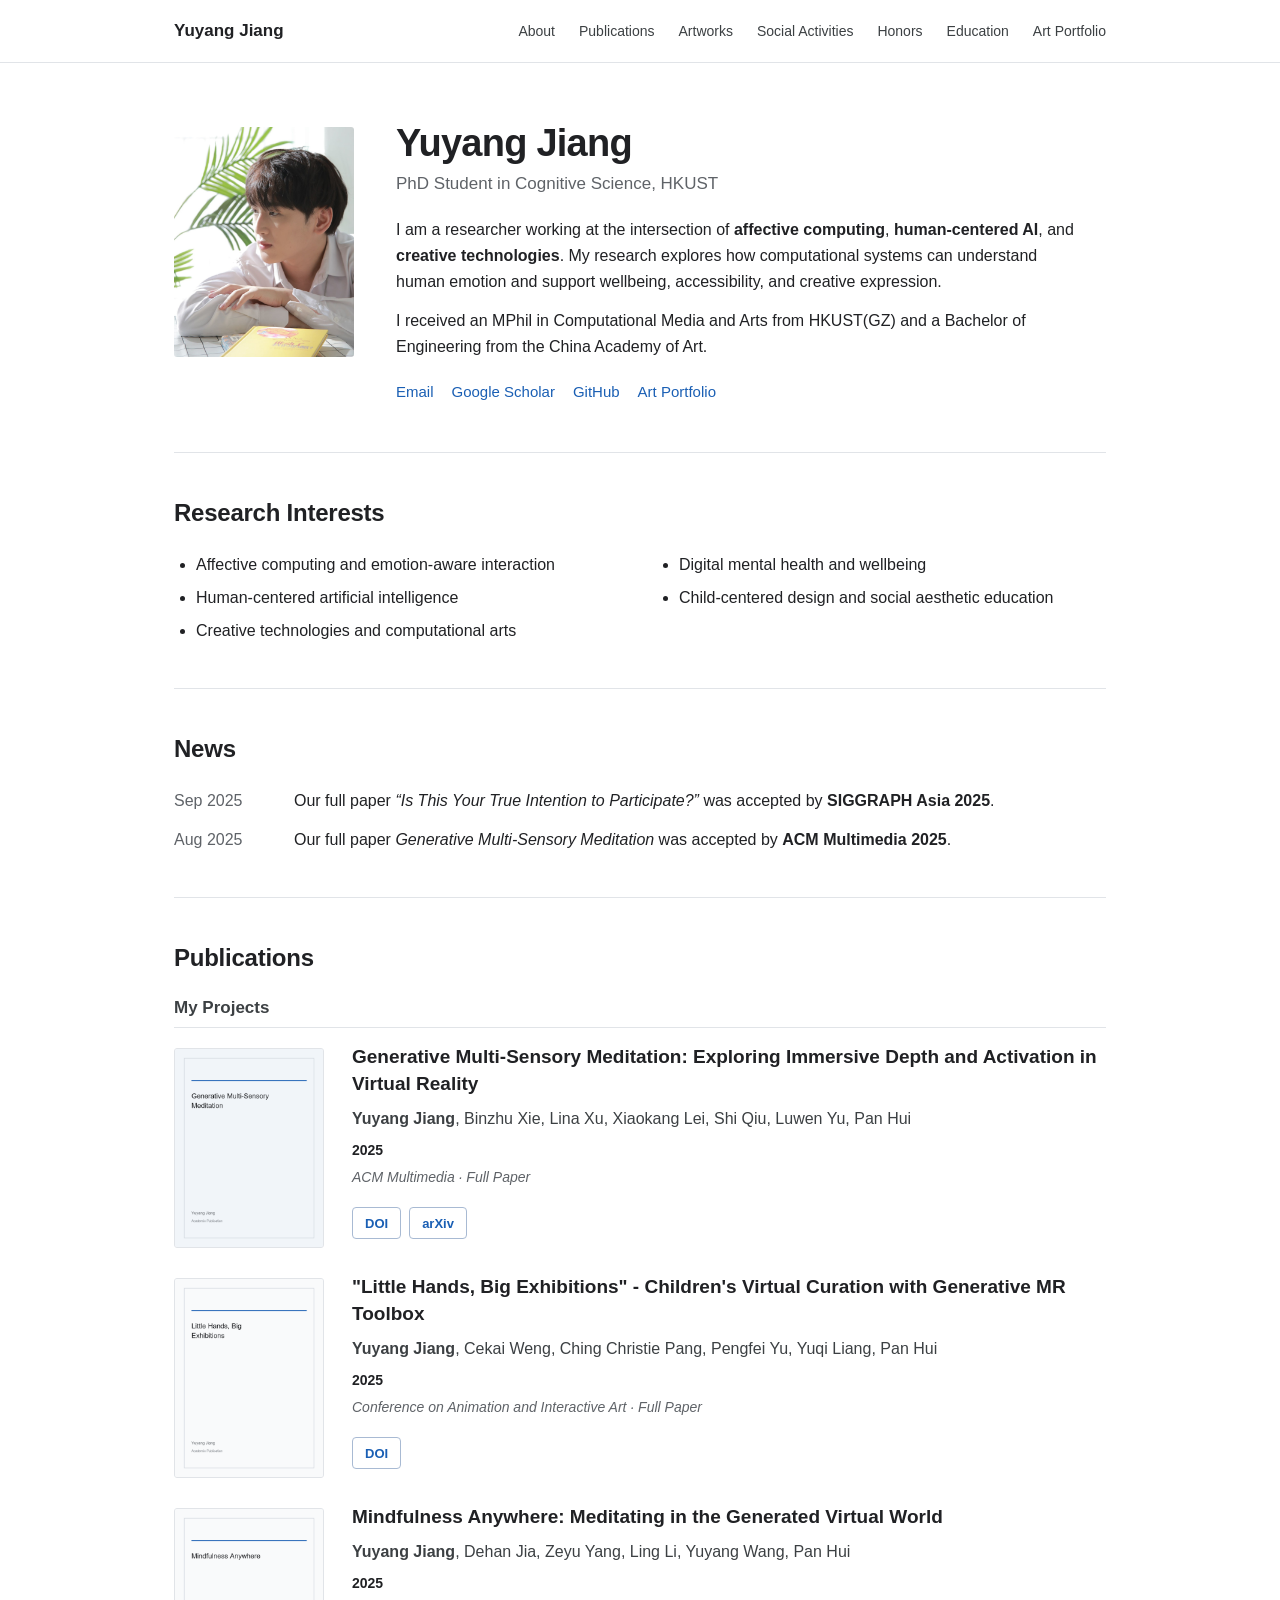
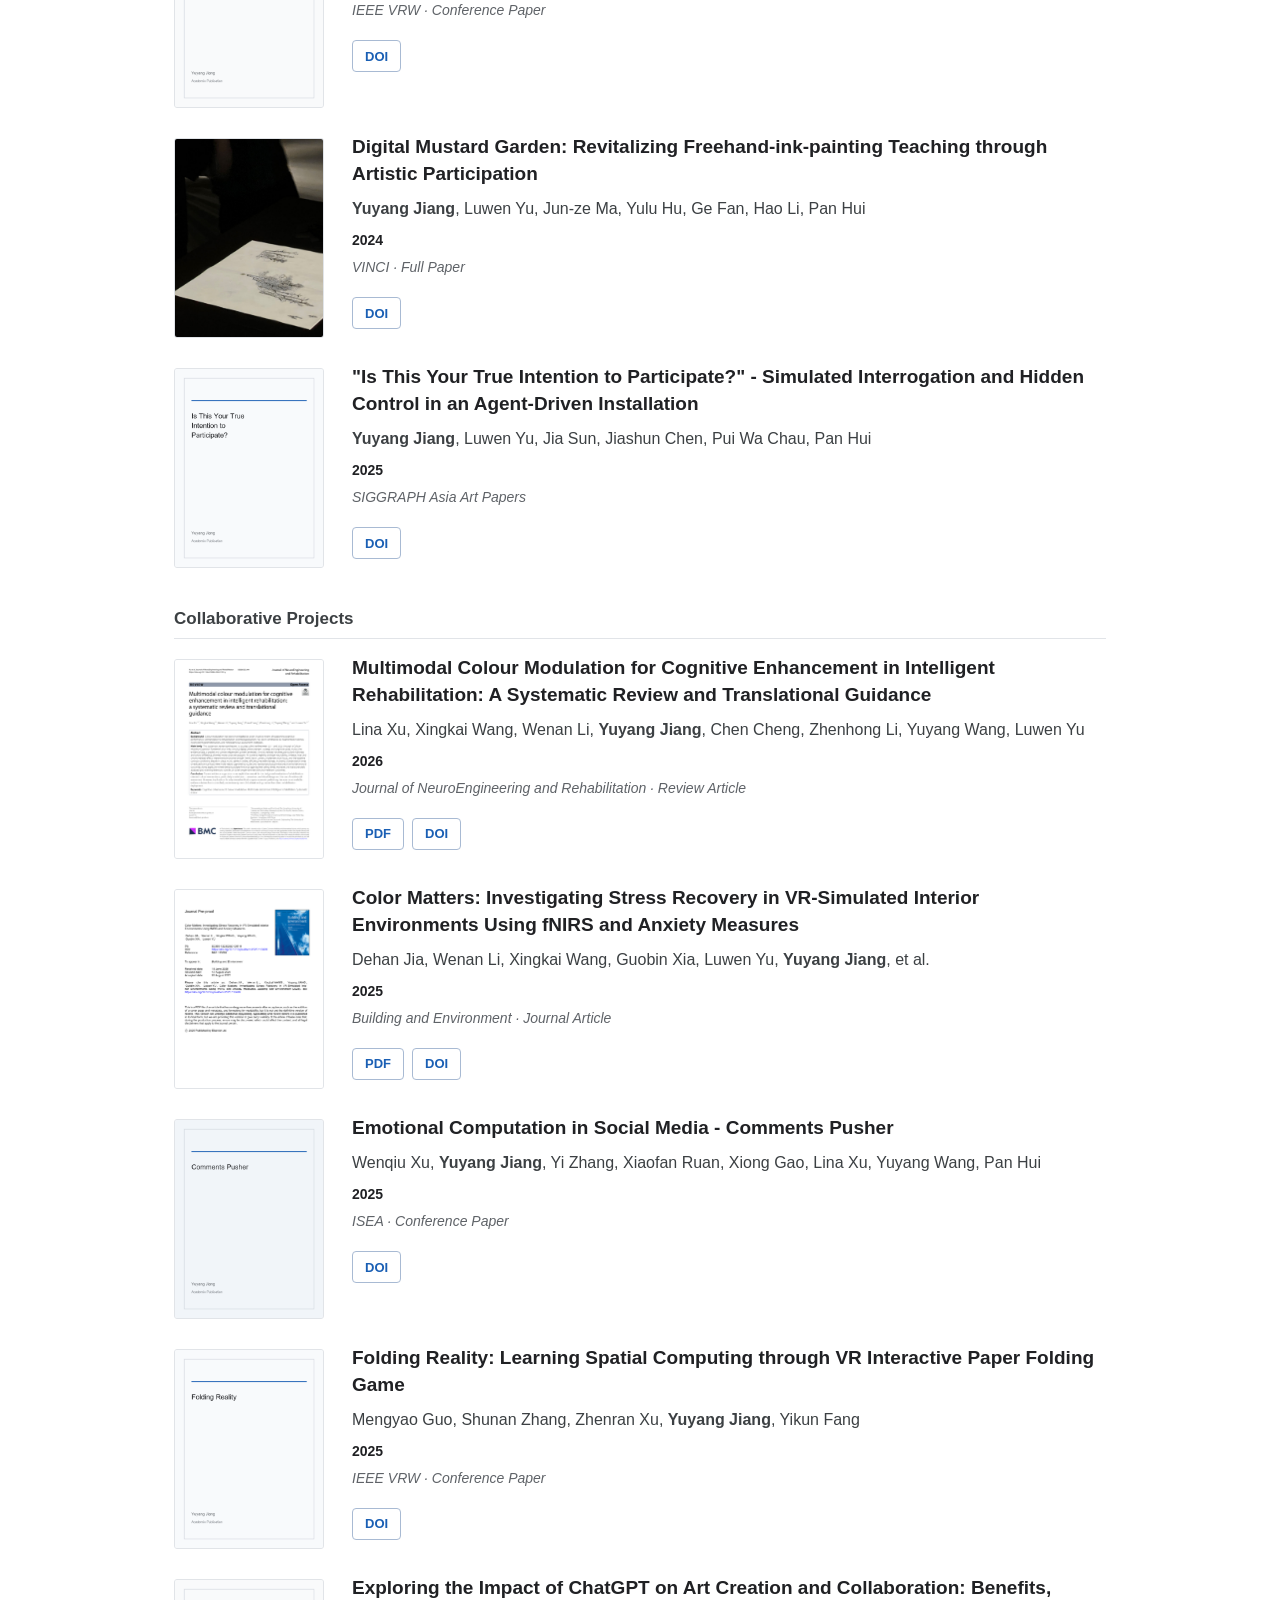
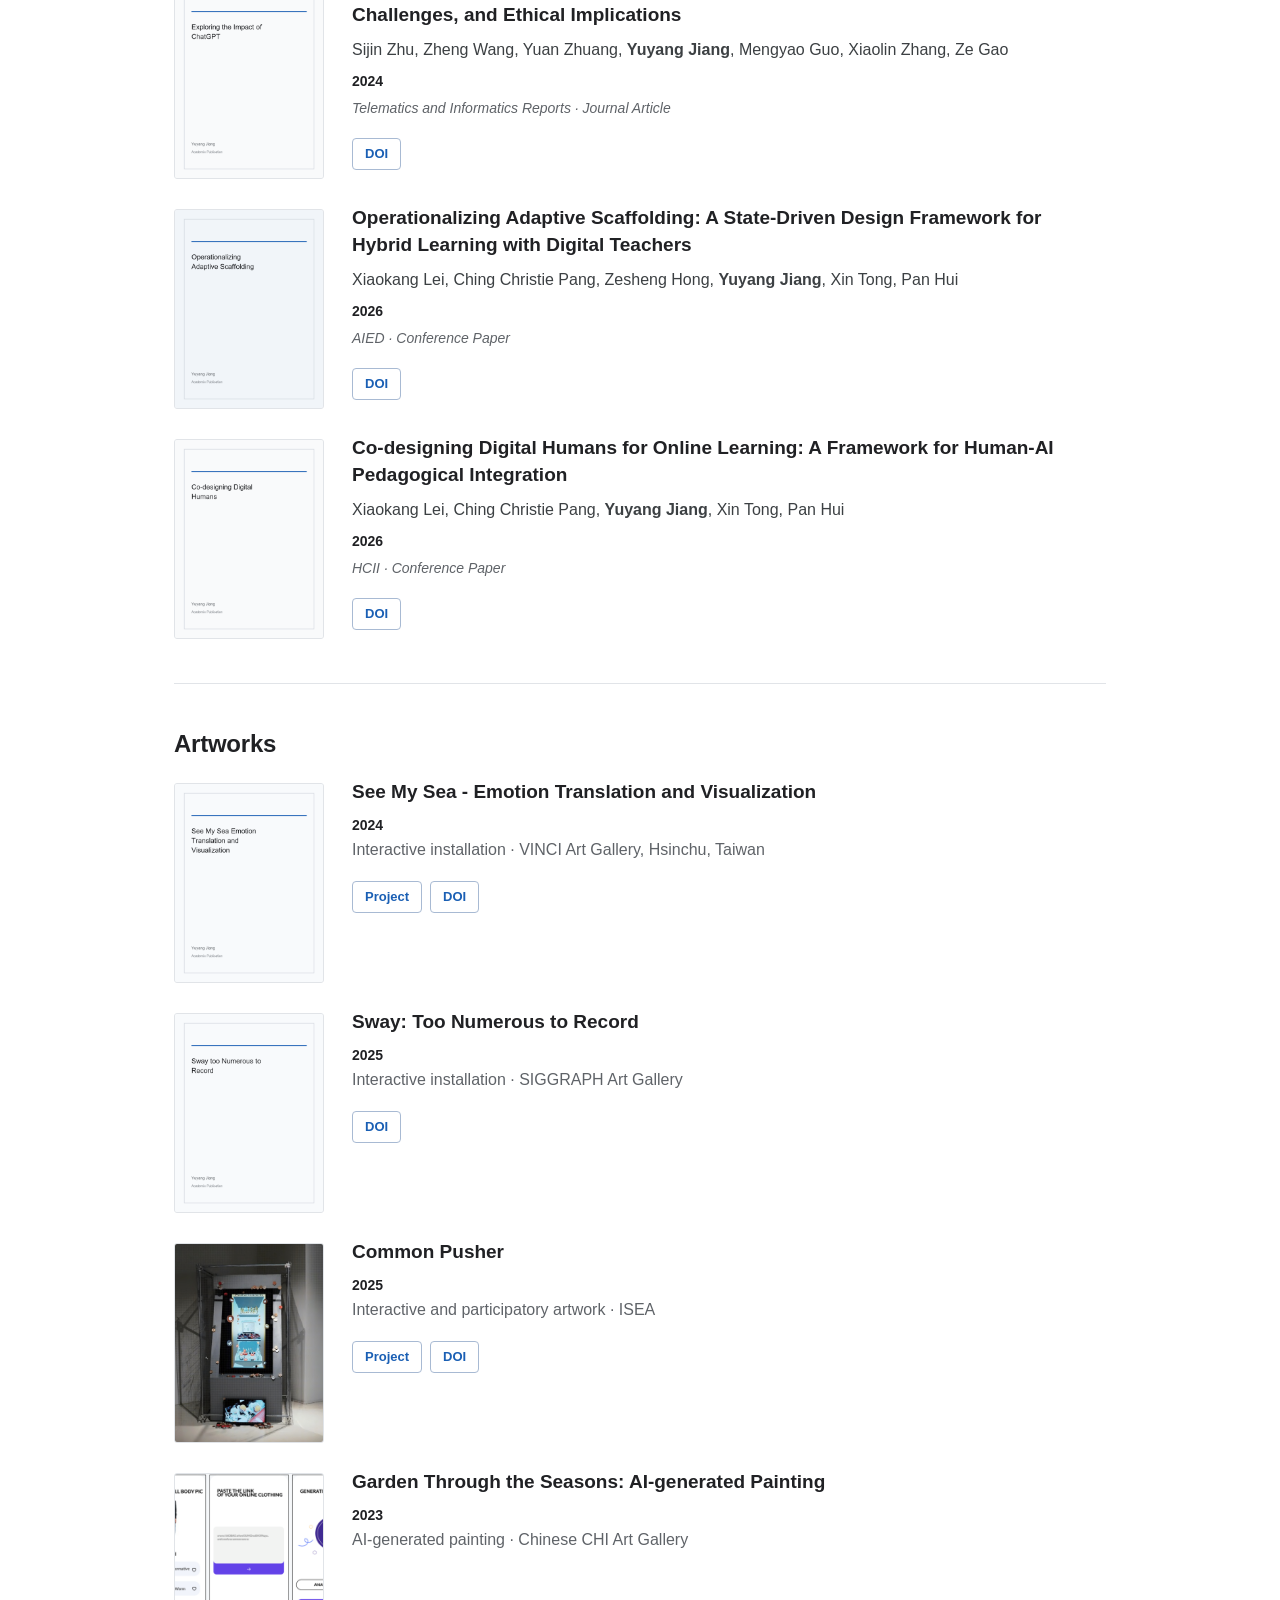
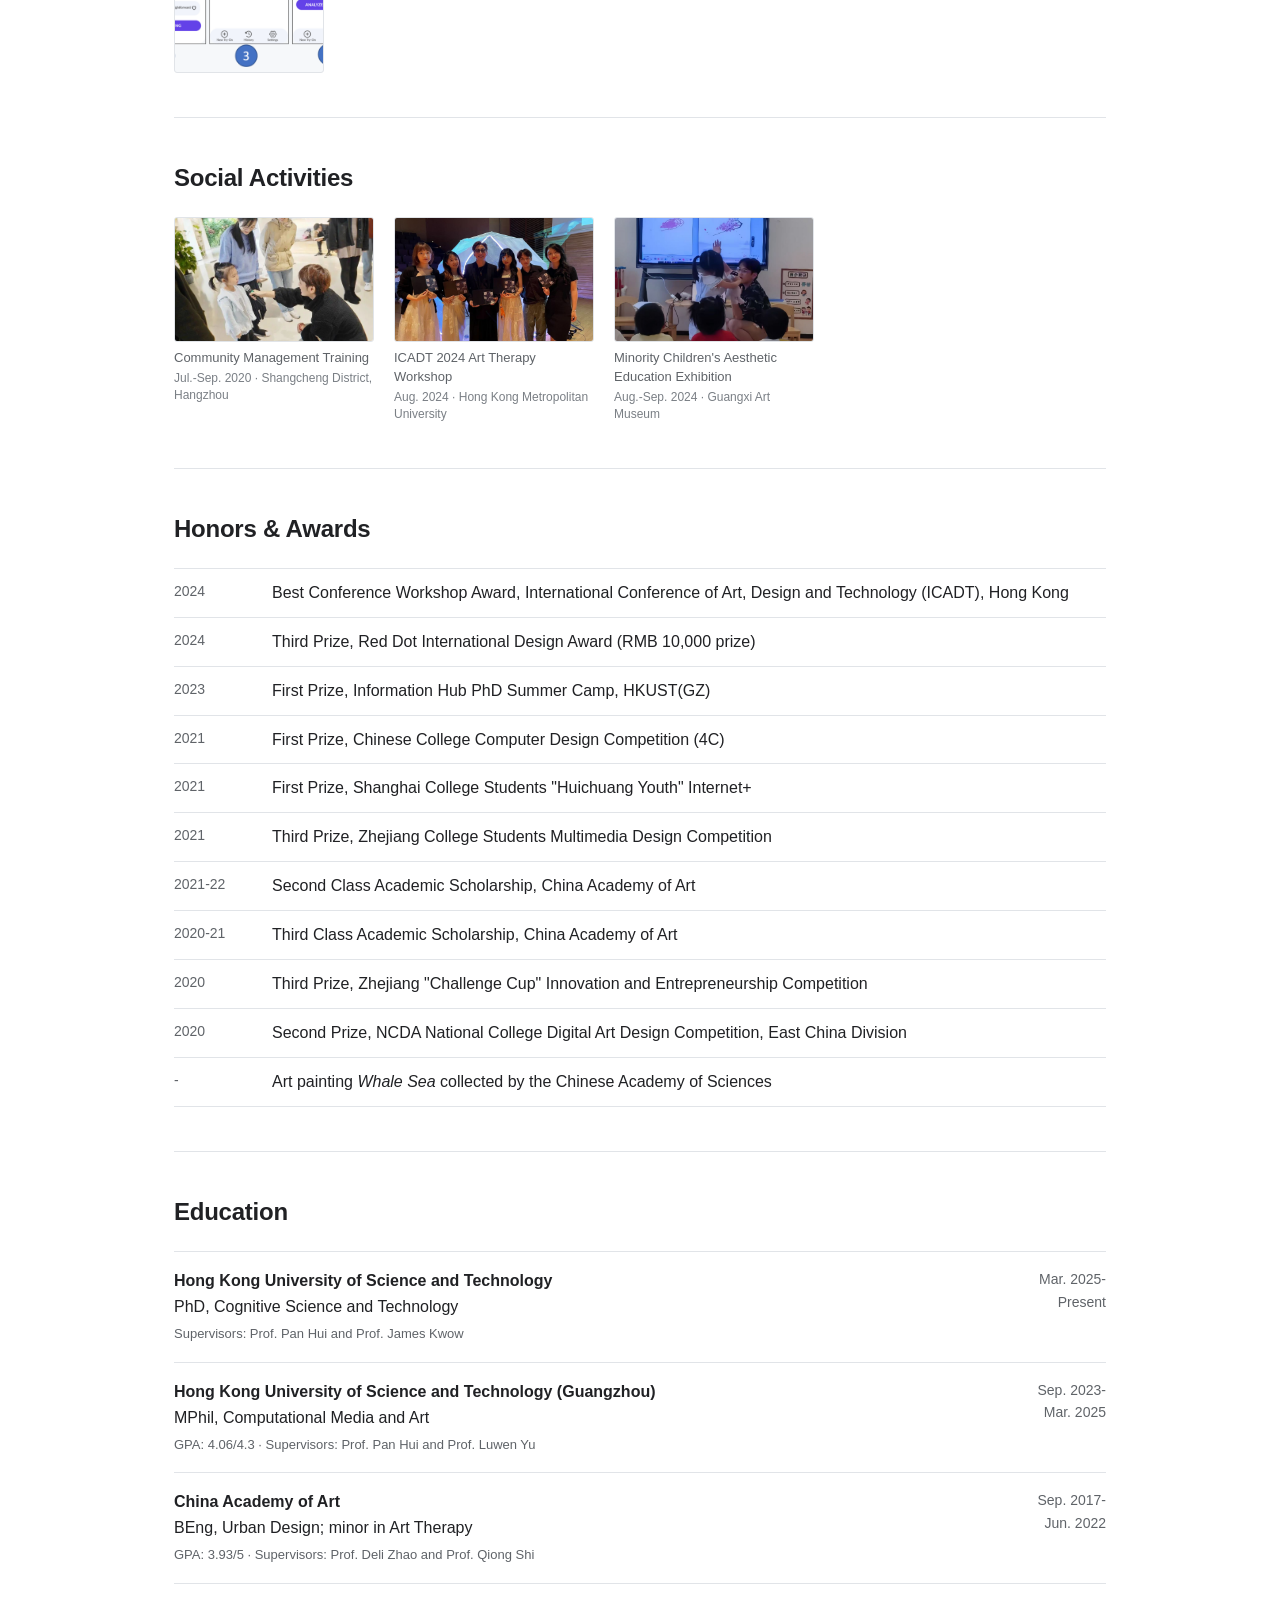
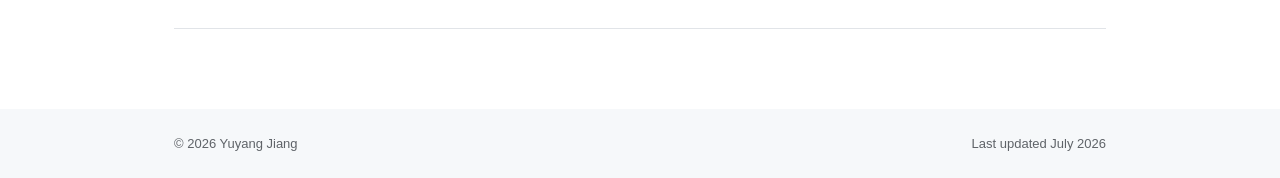
<file: index.html>
<!doctype html>
<html lang="en">
<head>
  <meta charset="utf-8">
  <meta name="viewport" content="width=device-width, initial-scale=1">
  <meta name="description" content="Yuyang Jiang is a PhD student at HKUST researching affective computing, human-centered AI, creative technologies, and academic-artistic projects.">
  <meta name="theme-color" content="#ffffff">
  <link rel="canonical" href="https://jiangmei-oliver.github.io/yuyangloveresearch/">
  <title>Yuyang Jiang | HKUST PhD Student | Academic Homepage</title>
  <meta property="og:title" content="Yuyang Jiang | HKUST PhD Student | Academic Homepage">
  <meta property="og:description" content="Academic homepage of Yuyang Jiang, PhD student at HKUST.">
  <meta property="og:type" content="website">
  <meta property="og:url" content="https://jiangmei-oliver.github.io/yuyangloveresearch/">
  <meta name="twitter:card" content="summary">
  <link rel="stylesheet" href="styles.css">
  <script src="script.js" defer></script>
</head>
<body>
  <a class="skip-link" href="#main">Skip to content</a>

  <header class="site-header">
    <div class="nav-wrap">
      <a class="site-name" href="#top">Yuyang Jiang</a>
      <button class="menu-button" type="button" aria-expanded="false" aria-controls="site-nav" data-menu-button>Menu</button>
      <nav class="site-nav" id="site-nav" aria-label="Primary navigation" data-nav>
        <a href="#about">About</a>
        <a href="#publications">Publications</a>
        <a href="#artworks">Artworks</a>
        <a href="#social-activities">Social Activities</a>
        <a href="#honors">Honors</a>
        <a href="#education">Education</a>
        <a href="https://yuyangartist.mysxl.cn/" target="_blank" rel="noreferrer">Art Portfolio</a>
      </nav>
    </div>
  </header>

  <main id="main" class="page-wrap">
    <section class="profile" id="top" aria-labelledby="profile-name">
      <img class="profile-photo" src="assets/yuyang-portrait.jpg" alt="Yuyang Jiang" width="180" height="230">
      <div class="profile-copy">
        <h1 id="profile-name">Yuyang Jiang</h1>
        <p class="role">PhD Student in Cognitive Science, HKUST</p>
        <p>I am a researcher working at the intersection of <strong>affective computing</strong>, <strong>human-centered AI</strong>, and <strong>creative technologies</strong>. My research explores how computational systems can understand human emotion and support wellbeing, accessibility, and creative expression.</p>
        <p>I received an MPhil in Computational Media and Arts from HKUST(GZ) and a Bachelor of Engineering from the China Academy of Art.</p>
        <div class="profile-links" aria-label="Profile links">
          <a href="mailto:yjiang257@connect.hkust-gz.edu.cn">Email</a>
          <a href="https://scholar.google.com/citations?user=wfJOeMIAAAAJ" target="_blank" rel="noreferrer">Google Scholar</a>
          <a href="https://github.com/JIANGMei-Oliver" target="_blank" rel="noreferrer">GitHub</a>
          <a href="https://yuyangartist.mysxl.cn/" target="_blank" rel="noreferrer">Art Portfolio</a>
        </div>
      </div>
    </section>

    <section class="content-section" id="about" aria-labelledby="about-heading">
      <h2 id="about-heading">Research Interests</h2>
      <ul class="interest-list">
        <li>Affective computing and emotion-aware interaction</li>
        <li>Human-centered artificial intelligence</li>
        <li>Creative technologies and computational arts</li>
        <li>Digital mental health and wellbeing</li>
        <li>Child-centered design and social aesthetic education</li>
      </ul>
    </section>

    <section class="content-section" id="news" aria-labelledby="news-heading">
      <h2 id="news-heading">News</h2>
      <div class="news-list">
        <div class="news-row">
          <time datetime="2025-09">Sep 2025</time>
          <p>Our full paper <em>“Is This Your True Intention to Participate?”</em> was accepted by <strong>SIGGRAPH Asia 2025</strong>.</p>
        </div>
        <div class="news-row">
          <time datetime="2025-08">Aug 2025</time>
          <p>Our full paper <em>Generative Multi-Sensory Meditation</em> was accepted by <strong>ACM Multimedia 2025</strong>.</p>
        </div>
      </div>
    </section>

    <section class="content-section" id="publications" aria-labelledby="publications-heading">
      <h2 id="publications-heading">Publications</h2>
      <div class="publication-list">
        <section class="publication-group" aria-labelledby="my-projects-heading">
          <h3 id="my-projects-heading" class="publication-group-title">My Projects</h3>
          <div class="publication-group-list">
            <article class="publication-row">
              <img class="publication-image" src="assets/publications/generative-multi-sensory-meditation-title-cover.png" alt="Representative image for Generative Multi-Sensory Meditation" width="180" height="240" loading="lazy">
              <div class="publication-copy">
                <h3>Generative Multi-Sensory Meditation: Exploring Immersive Depth and Activation in Virtual Reality</h3>
                <p class="publication-authors"><strong>Yuyang Jiang</strong>, Binzhu Xie, Lina Xu, Xiaokang Lei, Shi Qiu, Luwen Yu, Pan Hui</p>
                <p class="publication-year">2025</p>
                <p class="publication-venue">ACM Multimedia · Full Paper</p>
                <div class="publication-actions">
                  <a class="publication-button" href="https://doi.org/10.1145/3746027.3754580" target="_blank" rel="noreferrer">DOI</a>
                  <a class="publication-button" href="https://arxiv.org/abs/2510.11830" target="_blank" rel="noreferrer">arXiv</a>
                </div>
              </div>
            </article>
            <article class="publication-row">
              <img class="publication-image" src="assets/publications/little-hands-big-exhibitions-cover.png" alt="Representative image for Little Hands, Big Exhibitions" width="180" height="240" loading="lazy">
              <div class="publication-copy">
                <h3>"Little Hands, Big Exhibitions" - Children's Virtual Curation with Generative MR Toolbox</h3>
                <p class="publication-authors"><strong>Yuyang Jiang</strong>, Cekai Weng, Ching Christie Pang, Pengfei Yu, Yuqi Liang, Pan Hui</p>
                <p class="publication-year">2025</p>
                <p class="publication-venue">Conference on Animation and Interactive Art · Full Paper</p>
                <div class="publication-actions">
                  <a class="publication-button" href="https://doi.org/10.1145/3749893.3749916" target="_blank" rel="noreferrer">DOI</a>
                </div>
              </div>
            </article>
            <article class="publication-row">
              <img class="publication-image" src="assets/publications/mindfulness-anywhere-cover.png" alt="Representative image for Mindfulness Anywhere" width="180" height="240" loading="lazy">
              <div class="publication-copy">
                <h3>Mindfulness Anywhere: Meditating in the Generated Virtual World</h3>
                <p class="publication-authors"><strong>Yuyang Jiang</strong>, Dehan Jia, Zeyu Yang, Ling Li, Yuyang Wang, Pan Hui</p>
                <p class="publication-year">2025</p>
                <p class="publication-venue">IEEE VRW · Conference Paper</p>
                <div class="publication-actions">
                  <a class="publication-button" href="https://doi.org/10.1109/VRW66409.2025.00349" target="_blank" rel="noreferrer">DOI</a>
                </div>
              </div>
            </article>
            <article class="publication-row">
              <img class="publication-image" src="assets/publications/digital-mustard-garden.jpg" alt="Representative image for Digital Mustard Garden" width="180" height="240" loading="lazy">
              <div class="publication-copy">
                <h3>Digital Mustard Garden: Revitalizing Freehand-ink-painting Teaching through Artistic Participation</h3>
                <p class="publication-authors"><strong>Yuyang Jiang</strong>, Luwen Yu, Jun-ze Ma, Yulu Hu, Ge Fan, Hao Li, Pan Hui</p>
                <p class="publication-year">2024</p>
                <p class="publication-venue">VINCI · Full Paper</p>
                <div class="publication-actions">
                  <a class="publication-button" href="https://doi.org/10.1145/3678698.3687184" target="_blank" rel="noreferrer">DOI</a>
                </div>
              </div>
            </article>
            <article class="publication-row">
              <img class="publication-image" src="assets/publications/is-this-your-true-intention-cover.png" alt="Representative image for Is This Your True Intention to Participate" width="180" height="240" loading="lazy">
              <div class="publication-copy">
                <h3>"Is This Your True Intention to Participate?" - Simulated Interrogation and Hidden Control in an Agent-Driven Installation</h3>
                <p class="publication-authors"><strong>Yuyang Jiang</strong>, Luwen Yu, Jia Sun, Jiashun Chen, Pui Wa Chau, Pan Hui</p>
                <p class="publication-year">2025</p>
                <p class="publication-venue">SIGGRAPH Asia Art Papers</p>
                <div class="publication-actions">
                  <a class="publication-button" href="https://doi.org/10.1145/3757369.3767622" target="_blank" rel="noreferrer">DOI</a>
                </div>
              </div>
            </article>
          </div>
        </section>

        <section class="publication-group" aria-labelledby="collaborative-projects-heading">
          <h3 id="collaborative-projects-heading" class="publication-group-title">Collaborative Projects</h3>
          <div class="publication-group-list">
            <article class="publication-row">
              <img class="publication-image" src="assets/publications/multimodal-colour-modulation-cover.png" alt="Representative image for Multimodal colour modulation" width="180" height="240" loading="lazy">
              <div class="publication-copy">
                <h3>Multimodal Colour Modulation for Cognitive Enhancement in Intelligent Rehabilitation: A Systematic Review and Translational Guidance</h3>
                <p class="publication-authors">Lina Xu, Xingkai Wang, Wenan Li, <strong>Yuyang Jiang</strong>, Chen Cheng, Zhenhong Li, Yuyang Wang, Luwen Yu</p>
                <p class="publication-year">2026</p>
                <p class="publication-venue">Journal of NeuroEngineering and Rehabilitation · Review Article</p>
                <div class="publication-actions">
                  <a class="publication-button" href="assets/publications/multimodal-colour-modulation.pdf">PDF</a>
                  <a class="publication-button" href="https://doi.org/10.1186/s12984-026-01991-y" target="_blank" rel="noreferrer">DOI</a>
                </div>
              </div>
            </article>
            <article class="publication-row">
              <img class="publication-image" src="assets/publications/color-matters-cover.png" alt="Representative image for Color Matters" width="180" height="240" loading="lazy">
              <div class="publication-copy">
                <h3>Color Matters: Investigating Stress Recovery in VR-Simulated Interior Environments Using fNIRS and Anxiety Measures</h3>
                <p class="publication-authors">Dehan Jia, Wenan Li, Xingkai Wang, Guobin Xia, Luwen Yu, <strong>Yuyang Jiang</strong>, et al.</p>
                <p class="publication-year">2025</p>
                <p class="publication-venue">Building and Environment · Journal Article</p>
                <div class="publication-actions">
                  <a class="publication-button" href="assets/publications/color-matters.pdf">PDF</a>
                  <a class="publication-button" href="https://doi.org/10.1016/j.buildenv.2025.113609" target="_blank" rel="noreferrer">DOI</a>
                </div>
              </div>
            </article>
            <article class="publication-row">
              <img class="publication-image" src="assets/publications/comments-pusher-cover.png" alt="Representative image for Comments Pusher" width="180" height="240" loading="lazy">
              <div class="publication-copy">
                <h3>Emotional Computation in Social Media - Comments Pusher</h3>
                <p class="publication-authors">Wenqiu Xu, <strong>Yuyang Jiang</strong>, Yi Zhang, Xiaofan Ruan, Xiong Gao, Lina Xu, Yuyang Wang, Pan Hui</p>
                <p class="publication-year">2025</p>
                <p class="publication-venue">ISEA · Conference Paper</p>
                <div class="publication-actions">
                  <a class="publication-button" href="https://doi.org/10.23362/KOEN2025.07.25.1.078" target="_blank" rel="noreferrer">DOI</a>
                </div>
              </div>
            </article>
            <article class="publication-row">
              <img class="publication-image" src="assets/publications/folding-reality-cover.png" alt="Representative image for Folding Reality" width="180" height="240" loading="lazy">
              <div class="publication-copy">
                <h3>Folding Reality: Learning Spatial Computing through VR Interactive Paper Folding Game</h3>
                <p class="publication-authors">Mengyao Guo, Shunan Zhang, Zhenran Xu, <strong>Yuyang Jiang</strong>, Yikun Fang</p>
                <p class="publication-year">2025</p>
                <p class="publication-venue">IEEE VRW · Conference Paper</p>
                <div class="publication-actions">
                  <a class="publication-button" href="https://doi.org/10.1109/VRW66409.2025.00316" target="_blank" rel="noreferrer">DOI</a>
                </div>
              </div>
            </article>
            <article class="publication-row">
              <img class="publication-image" src="assets/publications/exploring-chatgpt-art-creation-cover.png" alt="Representative image for ChatGPT art creation paper" width="180" height="240" loading="lazy">
              <div class="publication-copy">
                <h3>Exploring the Impact of ChatGPT on Art Creation and Collaboration: Benefits, Challenges, and Ethical Implications</h3>
                <p class="publication-authors">Sijin Zhu, Zheng Wang, Yuan Zhuang, <strong>Yuyang Jiang</strong>, Mengyao Guo, Xiaolin Zhang, Ze Gao</p>
                <p class="publication-year">2024</p>
                <p class="publication-venue">Telematics and Informatics Reports · Journal Article</p>
                <div class="publication-actions">
                  <a class="publication-button" href="https://doi.org/10.1016/j.teler.2024.100138" target="_blank" rel="noreferrer">DOI</a>
                </div>
              </div>
            </article>
            <article class="publication-row">
              <img class="publication-image" src="assets/publications/operationalizing-adaptive-scaffolding-cover.png" alt="Representative image for Operationalizing Adaptive Scaffolding" width="180" height="240" loading="lazy">
              <div class="publication-copy">
                <h3>Operationalizing Adaptive Scaffolding: A State-Driven Design Framework for Hybrid Learning with Digital Teachers</h3>
                <p class="publication-authors">Xiaokang Lei, Ching Christie Pang, Zesheng Hong, <strong>Yuyang Jiang</strong>, Xin Tong, Pan Hui</p>
                <p class="publication-year">2026</p>
                <p class="publication-venue">AIED · Conference Paper</p>
                <div class="publication-actions">
                  <a class="publication-button" href="https://doi.org/10.1007/978-3-032-29770-9_30" target="_blank" rel="noreferrer">DOI</a>
                </div>
              </div>
            </article>
            <article class="publication-row">
              <img class="publication-image" src="assets/publications/co-designing-digital-humans-cover.png" alt="Representative image for Co-designing Digital Humans" width="180" height="240" loading="lazy">
              <div class="publication-copy">
                <h3>Co-designing Digital Humans for Online Learning: A Framework for Human-AI Pedagogical Integration</h3>
                <p class="publication-authors">Xiaokang Lei, Ching Christie Pang, <strong>Yuyang Jiang</strong>, Xin Tong, Pan Hui</p>
                <p class="publication-year">2026</p>
                <p class="publication-venue">HCII · Conference Paper</p>
                <div class="publication-actions">
                  <a class="publication-button" href="https://doi.org/10.1007/978-3-032-30784-2_34" target="_blank" rel="noreferrer">DOI</a>
                </div>
              </div>
            </article>
          </div>
        </section>
      </div>
    </section>

    <section class="content-section" id="artworks" aria-labelledby="artworks-heading">
      <h2 id="artworks-heading">Artworks</h2>
      <div class="artwork-list">
        <article class="artwork-row">
          <img class="artwork-image" src="assets/publications/see-my-sea-cover.png" alt="Representative image for See My Sea" width="180" height="240" loading="lazy">
          <div class="artwork-copy">
            <h3>See My Sea - Emotion Translation and Visualization</h3>
            <p class="artwork-year">2024</p>
            <p class="artwork-details">Interactive installation · VINCI Art Gallery, Hsinchu, Taiwan</p>
            <div class="artwork-actions">
              <a class="artwork-button" href="https://yuyangartist.mysxl.cn/blog/see-my-sea-emotion-translation-and-visualization" target="_blank" rel="noreferrer">Project</a>
              <a class="artwork-button" href="https://doi.org/10.1145/3678698.3687195" target="_blank" rel="noreferrer">DOI</a>
            </div>
          </div>
        </article>
        <article class="artwork-row">
          <img class="artwork-image" src="assets/publications/sway-cover.png" alt="Representative image for Sway" width="180" height="240" loading="lazy">
          <div class="artwork-copy">
            <h3>Sway: Too Numerous to Record</h3>
            <p class="artwork-year">2025</p>
            <p class="artwork-details">Interactive installation · SIGGRAPH Art Gallery</p>
            <div class="artwork-actions">
              <a class="artwork-button" href="https://doi.org/10.1145/3721249.3731638" target="_blank" rel="noreferrer">DOI</a>
            </div>
          </div>
        </article>
        <article class="artwork-row">
          <img class="artwork-image" src="assets/artworks/common-pusher.png" alt="Representative image for Common Pusher" width="180" height="240" loading="lazy">
          <div class="artwork-copy">
            <h3>Common Pusher</h3>
            <p class="artwork-year">2025</p>
            <p class="artwork-details">Interactive and participatory artwork · ISEA</p>
            <div class="artwork-actions">
              <a class="artwork-button" href="https://yuyangartist.mysxl.cn/blog/common-pusher" target="_blank" rel="noreferrer">Project</a>
              <a class="artwork-button" href="https://doi.org/10.23362/KOEN2025.07.25.1.078" target="_blank" rel="noreferrer">DOI</a>
            </div>
          </div>
        </article>
        <article class="artwork-row">
          <img class="artwork-image" src="assets/tailored-vision.png" alt="Representative image for Garden Through the Seasons" width="180" height="240" loading="lazy">
          <div class="artwork-copy">
            <h3>Garden Through the Seasons: AI-generated Painting</h3>
            <p class="artwork-year">2023</p>
            <p class="artwork-details">AI-generated painting · Chinese CHI Art Gallery</p>
          </div>
        </article>
      </div>
    </section>

    <section class="content-section" id="social-activities" aria-labelledby="social-activities-heading">
      <h2 id="social-activities-heading">Social Activities</h2>
      <div class="volunteer-gallery">
        <figure>
          <img src="assets/volunteer/service-01.jpg" alt="Community activity with a child participant" width="1000" height="730" loading="lazy">
          <figcaption>Community Management Training<span class="activity-meta">Jul.-Sep. 2020 · Shangcheng District, Hangzhou</span></figcaption>
        </figure>
        <figure>
          <img src="assets/volunteer/service-02.jpg" alt="Volunteer team at an event" width="1200" height="900" loading="lazy">
          <figcaption>ICADT 2024 Art Therapy Workshop<span class="activity-meta">Aug. 2024 · Hong Kong Metropolitan University</span></figcaption>
        </figure>
        <figure>
          <img src="assets/volunteer/service-03.jpg" alt="Children participating in an art education activity" width="1200" height="1056" loading="lazy">
          <figcaption>Minority Children's Aesthetic Education Exhibition<span class="activity-meta">Aug.-Sep. 2024 · Guangxi Art Museum</span></figcaption>
        </figure>
      </div>
    </section>

    <section class="content-section" id="honors" aria-labelledby="honors-heading">
      <h2 id="honors-heading">Honors &amp; Awards</h2>
      <ul class="honors-list">
        <li><span>2024</span><p>Best Conference Workshop Award, International Conference of Art, Design and Technology (ICADT), Hong Kong</p></li>
        <li><span>2024</span><p>Third Prize, Red Dot International Design Award (RMB 10,000 prize)</p></li>
        <li><span>2023</span><p>First Prize, Information Hub PhD Summer Camp, HKUST(GZ)</p></li>
        <li><span>2021</span><p>First Prize, Chinese College Computer Design Competition (4C)</p></li>
        <li><span>2021</span><p>First Prize, Shanghai College Students "Huichuang Youth" Internet+</p></li>
        <li><span>2021</span><p>Third Prize, Zhejiang College Students Multimedia Design Competition</p></li>
        <li><span>2021-22</span><p>Second Class Academic Scholarship, China Academy of Art</p></li>
        <li><span>2020-21</span><p>Third Class Academic Scholarship, China Academy of Art</p></li>
        <li><span>2020</span><p>Third Prize, Zhejiang "Challenge Cup" Innovation and Entrepreneurship Competition</p></li>
        <li><span>2020</span><p>Second Prize, NCDA National College Digital Art Design Competition, East China Division</p></li>
        <li><span>-</span><p>Art painting <em>Whale Sea</em> collected by the Chinese Academy of Sciences</p></li>
      </ul>
    </section>

    <section class="content-section" id="education" aria-labelledby="education-heading">
      <h2 id="education-heading">Education</h2>
      <div class="education-list">
        <div class="education-row">
          <p><strong>Hong Kong University of Science and Technology</strong><br>PhD, Cognitive Science and Technology<br><small>Supervisors: Prof. Pan Hui and Prof. James Kwow</small></p>
          <span>Mar. 2025-Present</span>
        </div>
        <div class="education-row">
          <p><strong>Hong Kong University of Science and Technology (Guangzhou)</strong><br>MPhil, Computational Media and Art<br><small>GPA: 4.06/4.3 · Supervisors: Prof. Pan Hui and Prof. Luwen Yu</small></p>
          <span>Sep. 2023-Mar. 2025</span>
        </div>
        <div class="education-row">
          <p><strong>China Academy of Art</strong><br>BEng, Urban Design; minor in Art Therapy<br><small>GPA: 3.93/5 · Supervisors: Prof. Deli Zhao and Prof. Qiong Shi</small></p>
          <span>Sep. 2017-Jun. 2022</span>
        </div>
      </div>
    </section>
  </main>

  <footer class="site-footer">
    <div class="footer-wrap">
      <p>&copy; <span data-year></span> Yuyang Jiang</p>
      <p>Last updated July 2026</p>
    </div>
  </footer>
</body>
</html>
</file>
<file: styles.css>
:root {
  --text: #202124;
  --muted: #5f6368;
  --link: #1a5fb4;
  --line: #e1e4e8;
  --soft: #f6f8fa;
  --max-width: 980px;
}

* { box-sizing: border-box; }
html { scroll-behavior: smooth; }
body {
  margin: 0;
  color: var(--text);
  background: #fff;
  font-family: -apple-system, BlinkMacSystemFont, "Segoe UI", Roboto, Helvetica, Arial, sans-serif;
  font-size: 16px;
  line-height: 1.62;
}
a { color: var(--link); text-decoration: none; }
a:hover, a:focus-visible { text-decoration: underline; }
img { display: block; max-width: 100%; }
.skip-link { position: fixed; top: -60px; left: 16px; z-index: 100; padding: 8px 12px; background: #fff; border: 1px solid var(--line); }
.skip-link:focus { top: 12px; }

.site-header { border-bottom: 1px solid var(--line); background: rgba(255,255,255,.96); position: sticky; top: 0; z-index: 20; }
.nav-wrap { max-width: var(--max-width); min-height: 62px; margin: 0 auto; padding: 0 24px; display: flex; align-items: center; justify-content: space-between; gap: 24px; }
.site-name { color: var(--text); font-weight: 650; font-size: 17px; }
.site-name:hover { text-decoration: none; }
.site-nav { display: flex; align-items: center; gap: 24px; font-size: 14px; }
.site-nav a { color: #3c4043; }
.menu-button { display: none; color: var(--text); background: #fff; border: 1px solid var(--line); border-radius: 4px; padding: 6px 10px; font: inherit; }

.page-wrap { max-width: var(--max-width); margin: 0 auto; padding: 64px 24px 80px; }
.profile { display: grid; grid-template-columns: 180px 1fr; gap: 42px; align-items: start; padding-bottom: 48px; border-bottom: 1px solid var(--line); scroll-margin-top: 88px; }
.profile-photo { width: 180px; height: 230px; object-fit: cover; object-position: center 12%; border-radius: 3px; }
.profile h1 { margin: -7px 0 2px; font-size: 38px; line-height: 1.25; letter-spacing: -.02em; font-weight: 650; }
.role { margin: 0 0 20px; color: var(--muted); font-size: 17px; }
.profile-copy > p:not(.role) { max-width: 680px; margin: 0 0 13px; }
.profile-links { display: flex; flex-wrap: wrap; gap: 18px; margin-top: 20px; font-size: 15px; }

.content-section { padding: 44px 0; border-bottom: 1px solid var(--line); scroll-margin-top: 72px; }
.content-section h2 { margin: 0 0 24px; font-size: 24px; line-height: 1.3; font-weight: 650; letter-spacing: -.01em; }
.interest-list { margin: 0; padding-left: 22px; columns: 2; column-gap: 56px; }
.interest-list li { margin-bottom: 7px; break-inside: avoid; }

.news-list { display: grid; gap: 13px; }
.news-row { display: grid; grid-template-columns: 100px 1fr; gap: 20px; }
.news-row time { color: var(--muted); font-variant-numeric: tabular-nums; }
.news-row p { margin: 0; }

.publication-list { display: grid; gap: 30px; }
.publication-empty { margin: 0; color: var(--muted); }
.section-empty { margin: 0; color: var(--muted); }
.publication-group { display: grid; gap: 20px; }
.publication-group + .publication-group { padding-top: 10px; }
.publication-group-title { margin: 0; padding-bottom: 7px; color: #3c4043; border-bottom: 1px solid var(--line); font-size: 17px; line-height: 1.35; font-weight: 650; }
.publication-group-list { display: grid; gap: 30px; }
.publication-row { display: grid; grid-template-columns: 150px 1fr; gap: 28px; align-items: start; }
.publication-image { width: 150px; height: 200px; object-fit: cover; object-position: top; border: 1px solid var(--line); border-radius: 3px; background: var(--soft); }
.publication-copy h3 { margin: -4px 0 8px; font-size: 19px; line-height: 1.42; font-weight: 650; }
.publication-authors { margin: 0; color: #3c4043; }
.publication-year { margin: 7px 0 0; color: var(--text); font-size: 14px; font-weight: 650; font-variant-numeric: tabular-nums; }
.publication-venue { margin: 5px 0 0; color: var(--muted); font-size: 14px; font-style: italic; }
.publication-actions { display: flex; flex-wrap: wrap; gap: 8px; margin-top: 18px; }
.publication-button { display: inline-flex; align-items: center; min-height: 32px; padding: 4px 12px; color: var(--link); background: #fff; border: 1px solid #a8bad3; border-radius: 4px; font-size: 13px; font-weight: 600; }
.publication-button:hover, .publication-button:focus-visible { background: #f2f6fb; text-decoration: none; }
.publication-row-text { grid-template-columns: 1fr; padding-left: 178px; }

.artwork-list { display: grid; gap: 30px; }
.artwork-empty { margin: 0; color: var(--muted); }
.artwork-row { display: grid; grid-template-columns: 150px 1fr; gap: 28px; align-items: start; }
.artwork-image { width: 150px; height: 200px; object-fit: cover; object-position: top; border: 1px solid var(--line); border-radius: 3px; background: var(--soft); }
.artwork-copy h3 { margin: -4px 0 8px; font-size: 19px; line-height: 1.42; font-weight: 650; }
.artwork-year { margin: 7px 0 0; color: var(--text); font-size: 14px; font-weight: 650; font-variant-numeric: tabular-nums; }
.artwork-details { margin: 0; color: var(--muted); }
.artwork-actions { display: flex; flex-wrap: wrap; gap: 8px; margin-top: 18px; }
.artwork-button { display: inline-flex; align-items: center; min-height: 32px; padding: 4px 12px; color: var(--link); background: #fff; border: 1px solid #a8bad3; border-radius: 4px; font-size: 13px; font-weight: 600; }
.artwork-button:hover, .artwork-button:focus-visible { background: #f2f6fb; text-decoration: none; }

.volunteer-gallery { display: flex; flex-wrap: wrap; gap: 20px; }
.volunteer-gallery figure { margin: 0; }
.volunteer-gallery img { width: 200px; height: 125px; object-fit: cover; border: 1px solid var(--line); border-radius: 3px; }
.volunteer-gallery figcaption { max-width: 200px; margin-top: 7px; color: var(--muted); font-size: 13px; line-height: 1.45; }
.activity-meta { display: block; margin-top: 2px; color: #7a7f85; font-size: 12px; }

.honors-list { margin: 0; padding: 0; list-style: none; border-top: 1px solid var(--line); }
.honors-list li { display: grid; grid-template-columns: 78px 1fr; gap: 20px; padding: 11px 0; border-bottom: 1px solid var(--line); }
.honors-list span { color: var(--muted); font-size: 14px; font-variant-numeric: tabular-nums; }
.honors-list p { margin: 0; }

.education-list { border-top: 1px solid var(--line); }
.education-row { display: grid; grid-template-columns: 1fr 90px; gap: 24px; padding: 16px 0; border-bottom: 1px solid var(--line); }
.education-row p { margin: 0; }
.education-row > span { color: var(--muted); text-align: right; font-size: 14px; }
.education-row small { color: var(--muted); font-size: 13px; }

.site-footer { background: var(--soft); }
.footer-wrap { max-width: var(--max-width); margin: 0 auto; padding: 24px; display: flex; justify-content: space-between; gap: 20px; color: var(--muted); font-size: 13px; }
.footer-wrap p { margin: 0; }

@media (max-width: 720px) {
  .nav-wrap { min-height: 56px; }
  .menu-button { display: block; }
  .site-nav { display: none; position: absolute; top: 56px; left: 0; right: 0; padding: 16px 24px 20px; background: #fff; border-bottom: 1px solid var(--line); flex-direction: column; align-items: flex-start; gap: 12px; }
  .site-nav.open { display: flex; }
  .page-wrap { padding-top: 38px; }
  .profile { grid-template-columns: 130px 1fr; gap: 24px; }
  .profile-photo { width: 130px; height: 168px; grid-row: 1 / span 2; }
  .profile h1 { grid-column: 2; grid-row: 1; align-self: end; font-size: 30px; }
  .role { grid-column: 2; grid-row: 2; align-self: start; font-size: 15px; }
  .profile-copy > p:not(.role), .profile-links { grid-column: 1 / -1; }
  .profile-copy { display: contents; }
  .profile-links { margin-top: 0; }
  .interest-list { columns: 1; }
  .site-nav { max-height: calc(100vh - 56px); overflow-y: auto; }
  .volunteer-gallery { gap: 16px; }
  .volunteer-gallery img { width: 180px; height: 112px; }
}

@media (max-width: 520px) {
  body { font-size: 15px; }
  .page-wrap { padding-inline: 18px; }
  .nav-wrap { padding-inline: 18px; }
  .profile { grid-template-columns: 96px 1fr; gap: 18px; padding-bottom: 36px; }
  .profile-photo { width: 96px; height: 124px; }
  .profile h1 { margin-top: -3px; font-size: 26px; }
  .content-section { padding: 36px 0; }
  .content-section h2 { font-size: 21px; }
  .news-row { grid-template-columns: 78px 1fr; gap: 12px; }
  .publication-row { grid-template-columns: 105px 1fr; gap: 18px; }
  .publication-image { width: 105px; height: 140px; }
  .publication-copy h3 { margin-top: 0; font-size: 17px; }
  .publication-row-text { padding-left: 0; }
  .artwork-row { grid-template-columns: 105px 1fr; gap: 18px; }
  .artwork-image { width: 105px; height: 140px; }
  .artwork-copy h3 { margin-top: 0; font-size: 17px; }
  .volunteer-gallery { display: grid; grid-template-columns: 1fr 1fr; gap: 14px; }
  .volunteer-gallery img { width: 100%; height: auto; aspect-ratio: 8 / 5; }
  .education-row { grid-template-columns: 1fr; gap: 4px; }
  .education-row > span { text-align: left; }
  .footer-wrap { flex-direction: column; gap: 4px; padding-inline: 18px; }
}
</file>
